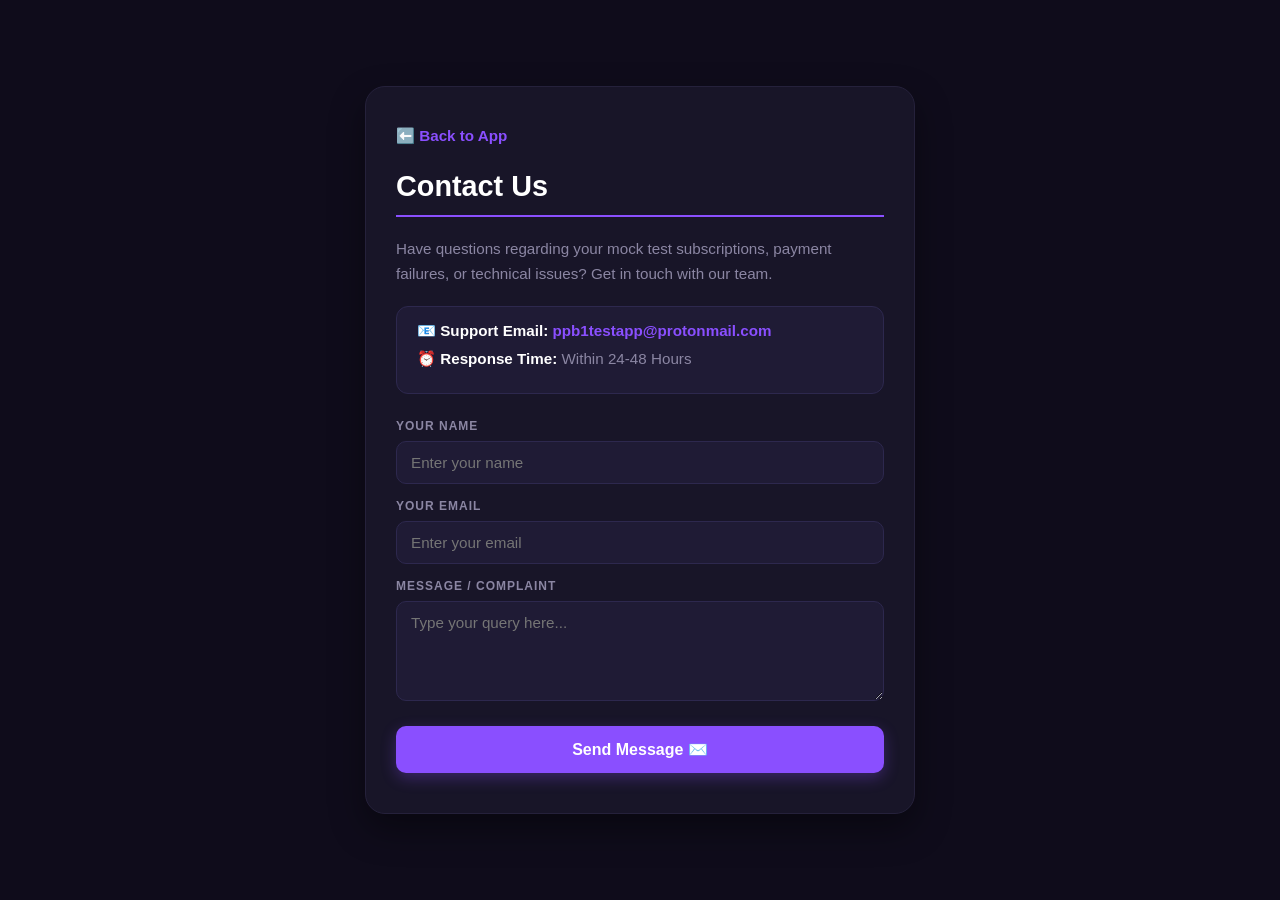
<file: contact.html>
<!DOCTYPE html>
<html lang="en">
<head>
    <meta charset="UTF-8">
    <meta name="viewport" content="width=device-width, initial-scale=1.0">
    <title>Contact Us - Punjab Police B1 TEST App</title>
    <style>
        * { box-sizing: border-box; margin: 0; padding: 0; font-family: 'Segoe UI', Arial, sans-serif; }
        body { background-color: #0f0c1b; color: #ffffff; padding: 30px 20px; min-height: 100vh; display: flex; justify-content: center; align-items: center; }
        .container { background: #181528; border: 1px solid #25213b; padding: 40px 30px; border-radius: 20px; max-width: 550px; width: 100%; box-shadow: 0 15px 35px rgba(0,0,0,0.4); }
        h1 { color: #ffffff; border-bottom: 2px solid #8a4fff; padding-bottom: 12px; font-size: 1.8rem; font-weight: 700; margin-bottom: 20px; }
        p { color: #8b86a3; line-height: 1.6; font-size: 0.95rem; margin-bottom: 20px; }
        .info-box { background: #1f1b35; border: 1px solid #2d284e; padding: 15px 20px; border-radius: 12px; margin-bottom: 25px; }
        .info-item { margin-bottom: 10px; font-size: 0.95rem; color: #8b86a3; }
        .info-item strong { color: #ffffff; }
        .info-item a { color: #8a4fff; text-decoration: none; font-weight: 600; }
        .info-item a:hover { color: #9b66ff; }
        .back-btn { display: inline-block; margin-bottom: 25px; color: #8a4fff; text-decoration: none; font-weight: 600; font-size: 0.95rem; transition: color 0.2s; }
        .back-btn:hover { color: #9b66ff; }
        
        /* Contact Form Styling */
        .form-group { display: flex; flex-direction: column; margin-bottom: 15px; }
        label { font-size: 0.75rem; font-weight: 700; color: #8b86a3; margin-bottom: 8px; letter-spacing: 1px; }
        input, textarea { background-color: #1f1b35; border: 1px solid #2d284e; color: #ffffff; padding: 12px 14px; border-radius: 10px; font-size: 0.95rem; outline: none; width: 100%; transition: border-color 0.3s; }
        input:focus, textarea:focus { border-color: #8a4fff; }
        textarea { resize: vertical; height: 100px; }
        .submit-btn { background: #8a4fff; color: #ffffff; border: none; padding: 14px; border-radius: 10px; font-size: 1rem; font-weight: 700; cursor: pointer; margin-top: 10px; box-shadow: 0 5px 15px rgba(138, 79, 255, 0.3); transition: all 0.3s; width: 100%; }
        .submit-btn:hover { background: #9b66ff; transform: translateY(-1px); }
    </style>
</head>
<body>
    <div class="container">
        <a href="index.html" class="back-btn">⬅️ Back to App</a>
        <h1>Contact Us</h1>
        <p>Have questions regarding your mock test subscriptions, payment failures, or technical issues? Get in touch with our team.</p>
        
        <div class="info-box">
            <div class="info-item"><strong>📧 Support Email:</strong> <a href="mailto:ppb1testapp@protonmail.com">ppb1testapp@protonmail.com</a></div>
            <div class="info-item"><strong>⏰ Response Time:</strong> Within 24-48 Hours</div>
        </div>

        <form onsubmit="alert('Thank you! Your message has been sent successfully.'); return false;">
            <div class="form-group">
                <label>YOUR NAME</label>
                <input type="text" placeholder="Enter your name" required>
            </div>
            <div class="form-group">
                <label>YOUR EMAIL</label>
                <input type="email" placeholder="Enter your email" required>
            </div>
            <div class="form-group">
                <label>MESSAGE / COMPLAINT</label>
                <textarea placeholder="Type your query here..." required></textarea>
            </div>
            <button type="submit" class="submit-btn">Send Message ✉️</button>
        </form>
    </div>
</body>
</html>
</file>
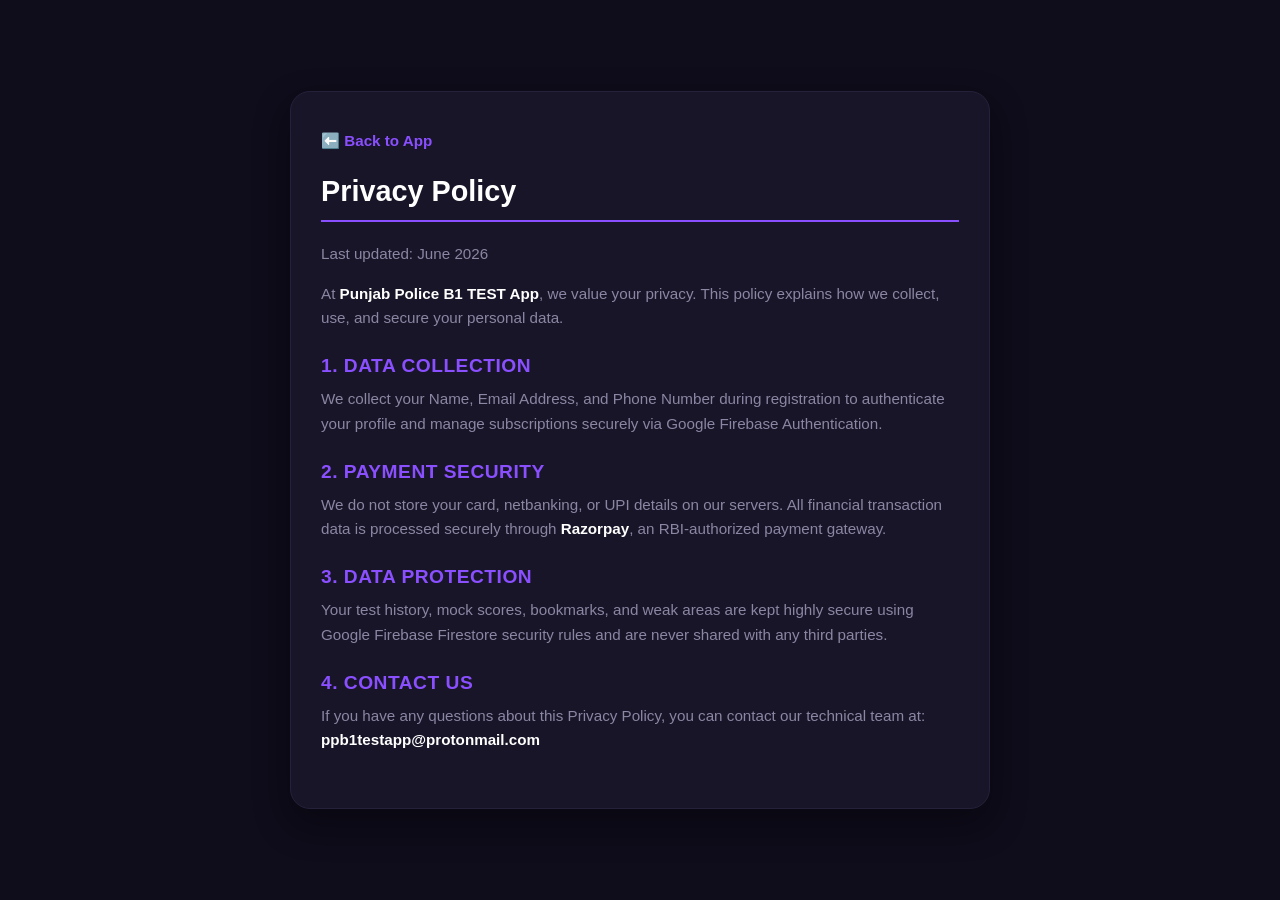
<file: privacy.html>
<!DOCTYPE html>
<html lang="en">
<head>
    <meta charset="UTF-8">
    <meta name="viewport" content="width=device-width, initial-scale=1.0">
    <title>Privacy Policy - Punjab Police B1 TEST App</title>
    <style>
        * { box-sizing: border-box; margin: 0; padding: 0; font-family: 'Segoe UI', Arial, sans-serif; }
        body { background-color: #0f0c1b; color: #ffffff; padding: 30px 20px; min-height: 100vh; display: flex; justify-content: center; align-items: center; }
        .container { background: #181528; border: 1px solid #25213b; padding: 40px 30px; border-radius: 20px; max-width: 700px; width: 100%; box-shadow: 0 15px 35px rgba(0,0,0,0.4); }
        h1 { color: #ffffff; border-bottom: 2px solid #8a4fff; padding-bottom: 12px; font-size: 1.8rem; font-weight: 700; margin-bottom: 20px; }
        h2 { color: #8a4fff; font-size: 1.2rem; margin-top: 25px; margin-bottom: 10px; font-weight: 600; text-transform: uppercase; letter-spacing: 0.5px; }
        p { color: #8b86a3; line-height: 1.6; font-size: 0.95rem; margin-bottom: 15px; }
        strong { color: #ffffff; }
        .back-btn { display: inline-block; margin-bottom: 25px; color: #8a4fff; text-decoration: none; font-weight: 600; font-size: 0.95rem; transition: color 0.2s; }
        .back-btn:hover { color: #9b66ff; }
    </style>
</head>
<body>
    <div class="container">
        <a href="index.html" class="back-btn">⬅️ Back to App</a>
        <h1>Privacy Policy</h1>
        <p>Last updated: June 2026</p>
        <p>At <strong>Punjab Police B1 TEST App</strong>, we value your privacy. This policy explains how we collect, use, and secure your personal data.</p>
        
        <h2>1. Data Collection</h2>
        <p>We collect your Name, Email Address, and Phone Number during registration to authenticate your profile and manage subscriptions securely via Google Firebase Authentication.</p>
        
        <h2>2. Payment Security</h2>
        <p>We do not store your card, netbanking, or UPI details on our servers. All financial transaction data is processed securely through <strong>Razorpay</strong>, an RBI-authorized payment gateway.</p>
        
        <h2>3. Data Protection</h2>
        <p>Your test history, mock scores, bookmarks, and weak areas are kept highly secure using Google Firebase Firestore security rules and are never shared with any third parties.</p>
        
        <h2>4. Contact Us</h2>
        <p>If you have any questions about this Privacy Policy, you can contact our technical team at: <strong>ppb1testapp@protonmail.com</strong></p>
    </div>
</body>
</html>
</file>
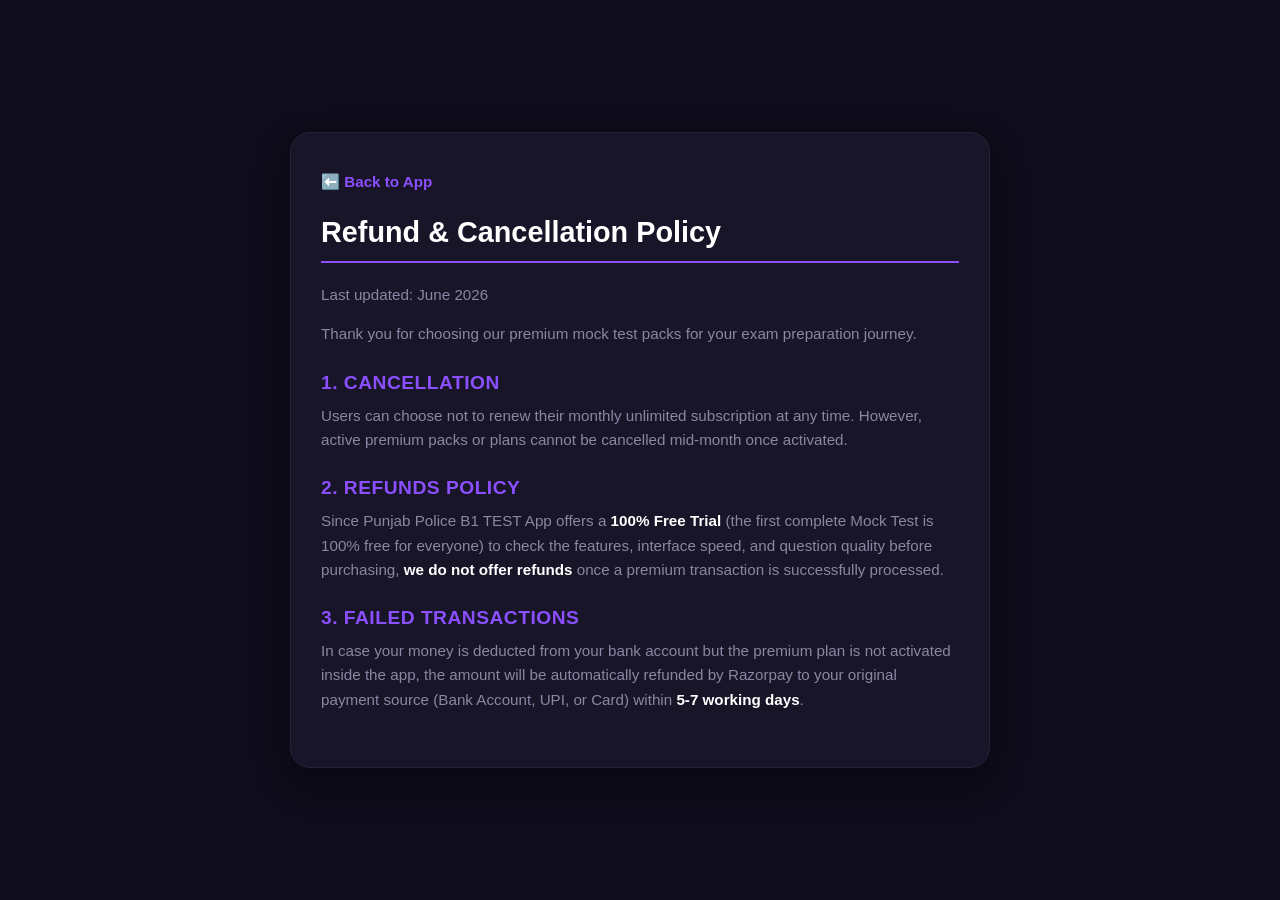
<file: refund.html>
<!DOCTYPE html>
<html lang="en">
<head>
    <meta charset="UTF-8">
    <meta name="viewport" content="width=device-width, initial-scale=1.0">
    <title>Refund & Cancellation Policy - Punjab Police B1 TEST App</title>
    <style>
        * { box-sizing: border-box; margin: 0; padding: 0; font-family: 'Segoe UI', Arial, sans-serif; }
        body { background-color: #0f0c1b; color: #ffffff; padding: 30px 20px; min-height: 100vh; display: flex; justify-content: center; align-items: center; }
        .container { background: #181528; border: 1px solid #25213b; padding: 40px 30px; border-radius: 20px; max-width: 700px; width: 100%; box-shadow: 0 15px 35px rgba(0,0,0,0.4); }
        h1 { color: #ffffff; border-bottom: 2px solid #8a4fff; padding-bottom: 12px; font-size: 1.8rem; font-weight: 700; margin-bottom: 20px; }
        h2 { color: #8a4fff; font-size: 1.2rem; margin-top: 25px; margin-bottom: 10px; font-weight: 600; text-transform: uppercase; letter-spacing: 0.5px; }
        p { color: #8b86a3; line-height: 1.6; font-size: 0.95rem; margin-bottom: 15px; }
        strong { color: #ffffff; }
        .back-btn { display: inline-block; margin-bottom: 25px; color: #8a4fff; text-decoration: none; font-weight: 600; font-size: 0.95rem; transition: color 0.2s; }
        .back-btn:hover { color: #9b66ff; }
    </style>
</head>
<body>
    <div class="container">
        <a href="index.html" class="back-btn">⬅️ Back to App</a>
        <h1>Refund & Cancellation Policy</h1>
        <p>Last updated: June 2026</p>
        <p>Thank you for choosing our premium mock test packs for your exam preparation journey.</p>
        
        <h2>1. Cancellation</h2>
        <p>Users can choose not to renew their monthly unlimited subscription at any time. However, active premium packs or plans cannot be cancelled mid-month once activated.</p>
        
        <h2>2. Refunds Policy</h2>
        <p>Since Punjab Police B1 TEST App offers a <strong>100% Free Trial</strong> (the first complete Mock Test is 100% free for everyone) to check the features, interface speed, and question quality before purchasing, <strong>we do not offer refunds</strong> once a premium transaction is successfully processed.</p>
        
        <h2>3. Failed Transactions</h2>
        <p>In case your money is deducted from your bank account but the premium plan is not activated inside the app, the amount will be automatically refunded by Razorpay to your original payment source (Bank Account, UPI, or Card) within <strong>5-7 working days</strong>.</p>
    </div>
</body>
</html>
</file>
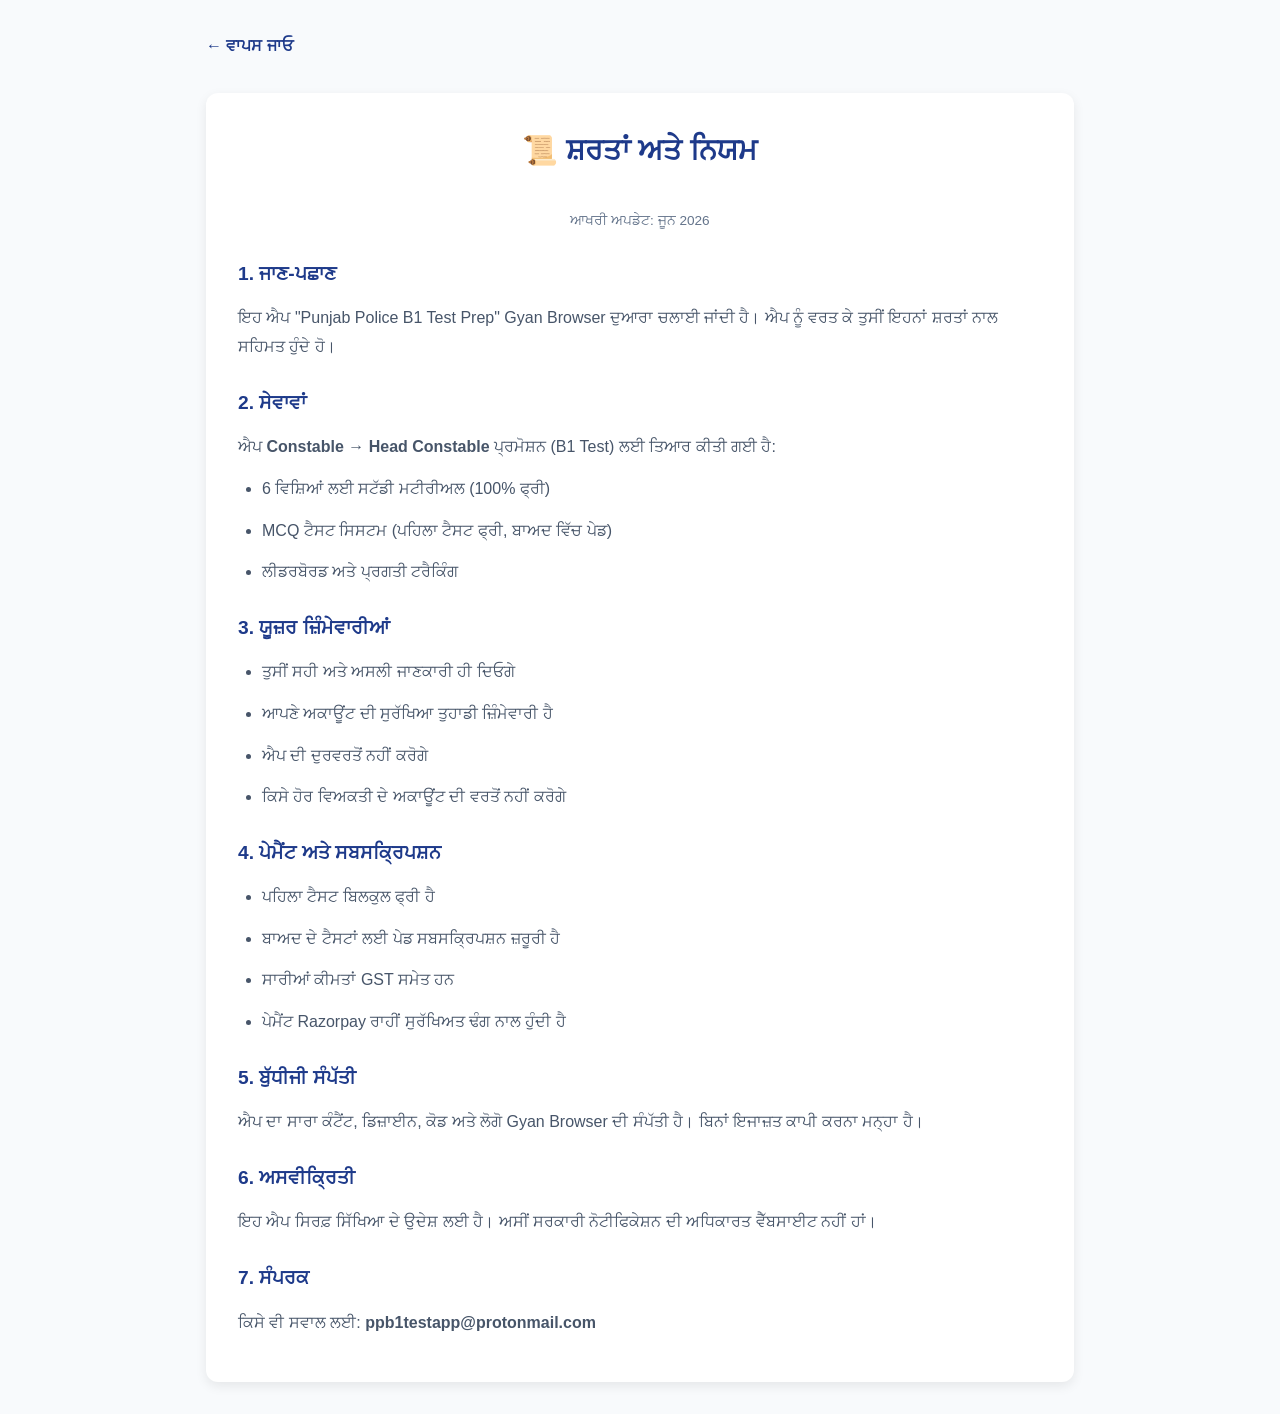
<file: terms.html>
<!DOCTYPE html>
<html lang="pa">
<head>
  <meta charset="UTF-8">
  <meta name="viewport" content="width=device-width, initial-scale=1.0">
  <title>ਸ਼ਰਤਾਂ ਅਤੇ ਨਿਯਮ - Punjab Police B1 Test Prep</title>
  <style>
    * { box-sizing: border-box; margin: 0; padding: 0; font-family: 'Noto Sans Gurmukhi', 'Segoe UI', sans-serif; }
    body { background: #f8fafc; color: #0f172a; line-height: 1.8; padding: 2rem 1rem; max-width: 900px; margin: 0 auto; }
    h1 { color: #1e3a8a; margin-bottom: 1.5rem; font-size: 1.8rem; text-align: center; }
    h2 { color: #1e3a8a; margin: 1.5rem 0 0.8rem; font-size: 1.2rem; }
    p, li { margin-bottom: 0.8rem; color: #475569; }
    ul { padding-left: 1.5rem; margin-bottom: 1rem; }
    .back-link { display: inline-block; margin-bottom: 2rem; color: #1e3a8a; text-decoration: none; font-weight: 600; }
    .back-link:hover { text-decoration: underline; }
    .card { background: white; padding: 2rem; border-radius: 12px; box-shadow: 0 4px 12px rgba(0,0,0,0.08); }
    .updated { text-align: center; color: #64748b; font-size: 0.85rem; margin-top: 2rem; }
  </style>
</head>
<body>
  <a href="index.html" class="back-link">← ਵਾਪਸ ਜਾਓ</a>
  
  <div class="card">
    <h1>📜 ਸ਼ਰਤਾਂ ਅਤੇ ਨਿਯਮ</h1>
    <p class="updated">ਆਖਰੀ ਅਪਡੇਟ: ਜੂਨ 2026</p>
    
    <h2>1. ਜਾਣ-ਪਛਾਣ</h2>
    <p>ਇਹ ਐਪ "Punjab Police B1 Test Prep" Gyan Browser ਦੁਆਰਾ ਚਲਾਈ ਜਾਂਦੀ ਹੈ। ਐਪ ਨੂੰ ਵਰਤ ਕੇ ਤੁਸੀਂ ਇਹਨਾਂ ਸ਼ਰਤਾਂ ਨਾਲ ਸਹਿਮਤ ਹੁੰਦੇ ਹੋ।</p>
    
    <h2>2. ਸੇਵਾਵਾਂ</h2>
    <p>ਐਪ <strong>Constable → Head Constable</strong> ਪ੍ਰਮੋਸ਼ਨ (B1 Test) ਲਈ ਤਿਆਰ ਕੀਤੀ ਗਈ ਹੈ:</p>
    <ul>
      <li>6 ਵਿਸ਼ਿਆਂ ਲਈ ਸਟੱਡੀ ਮਟੀਰੀਅਲ (100% ਫ੍ਰੀ)</li>
      <li>MCQ ਟੈਸਟ ਸਿਸਟਮ (ਪਹਿਲਾ ਟੈਸਟ ਫ੍ਰੀ, ਬਾਅਦ ਵਿੱਚ ਪੇਡ)</li>
      <li>ਲੀਡਰਬੋਰਡ ਅਤੇ ਪ੍ਰਗਤੀ ਟਰੈਕਿੰਗ</li>
    </ul>
    
    <h2>3. ਯੂਜ਼ਰ ਜ਼ਿੰਮੇਵਾਰੀਆਂ</h2>
    <ul>
      <li>ਤੁਸੀਂ ਸਹੀ ਅਤੇ ਅਸਲੀ ਜਾਣਕਾਰੀ ਹੀ ਦਿਓਗੇ</li>
      <li>ਆਪਣੇ ਅਕਾਊਂਟ ਦੀ ਸੁਰੱਖਿਆ ਤੁਹਾਡੀ ਜ਼ਿੰਮੇਵਾਰੀ ਹੈ</li>
      <li>ਐਪ ਦੀ ਦੁਰਵਰਤੋਂ ਨਹੀਂ ਕਰੋਗੇ</li>
      <li>ਕਿਸੇ ਹੋਰ ਵਿਅਕਤੀ ਦੇ ਅਕਾਊਂਟ ਦੀ ਵਰਤੋਂ ਨਹੀਂ ਕਰੋਗੇ</li>
    </ul>
    
    <h2>4. ਪੇਮੈਂਟ ਅਤੇ ਸਬਸਕ੍ਰਿਪਸ਼ਨ</h2>
    <ul>
      <li>ਪਹਿਲਾ ਟੈਸਟ ਬਿਲਕੁਲ ਫ੍ਰੀ ਹੈ</li>
      <li>ਬਾਅਦ ਦੇ ਟੈਸਟਾਂ ਲਈ ਪੇਡ ਸਬਸਕ੍ਰਿਪਸ਼ਨ ਜ਼ਰੂਰੀ ਹੈ</li>
      <li>ਸਾਰੀਆਂ ਕੀਮਤਾਂ GST ਸਮੇਤ ਹਨ</li>
      <li>ਪੇਮੈਂਟ Razorpay ਰਾਹੀਂ ਸੁਰੱਖਿਅਤ ਢੰਗ ਨਾਲ ਹੁੰਦੀ ਹੈ</li>
    </ul>
    
    <h2>5. ਬੁੱਧੀਜੀ ਸੰਪੱਤੀ</h2>
    <p>ਐਪ ਦਾ ਸਾਰਾ ਕੰਟੈਂਟ, ਡਿਜ਼ਾਈਨ, ਕੋਡ ਅਤੇ ਲੋਗੋ Gyan Browser ਦੀ ਸੰਪੱਤੀ ਹੈ। ਬਿਨਾਂ ਇਜਾਜ਼ਤ ਕਾਪੀ ਕਰਨਾ ਮਨ੍ਹਾ ਹੈ।</p>
    
    <h2>6. ਅਸਵੀਕ੍ਰਿਤੀ</h2>
    <p>ਇਹ ਐਪ ਸਿਰਫ਼ ਸਿੱਖਿਆ ਦੇ ਉਦੇਸ਼ ਲਈ ਹੈ। ਅਸੀਂ ਸਰਕਾਰੀ ਨੋਟੀਫਿਕੇਸ਼ਨ ਦੀ ਅਧਿਕਾਰਤ ਵੈੱਬਸਾਈਟ ਨਹੀਂ ਹਾਂ।</p>
    
    <h2>7. ਸੰਪਰਕ</h2>
    <p>ਕਿਸੇ ਵੀ ਸਵਾਲ ਲਈ: <strong>ppb1testapp@protonmail.com</strong></p>
  </div>
</body>
</html>
</file>
